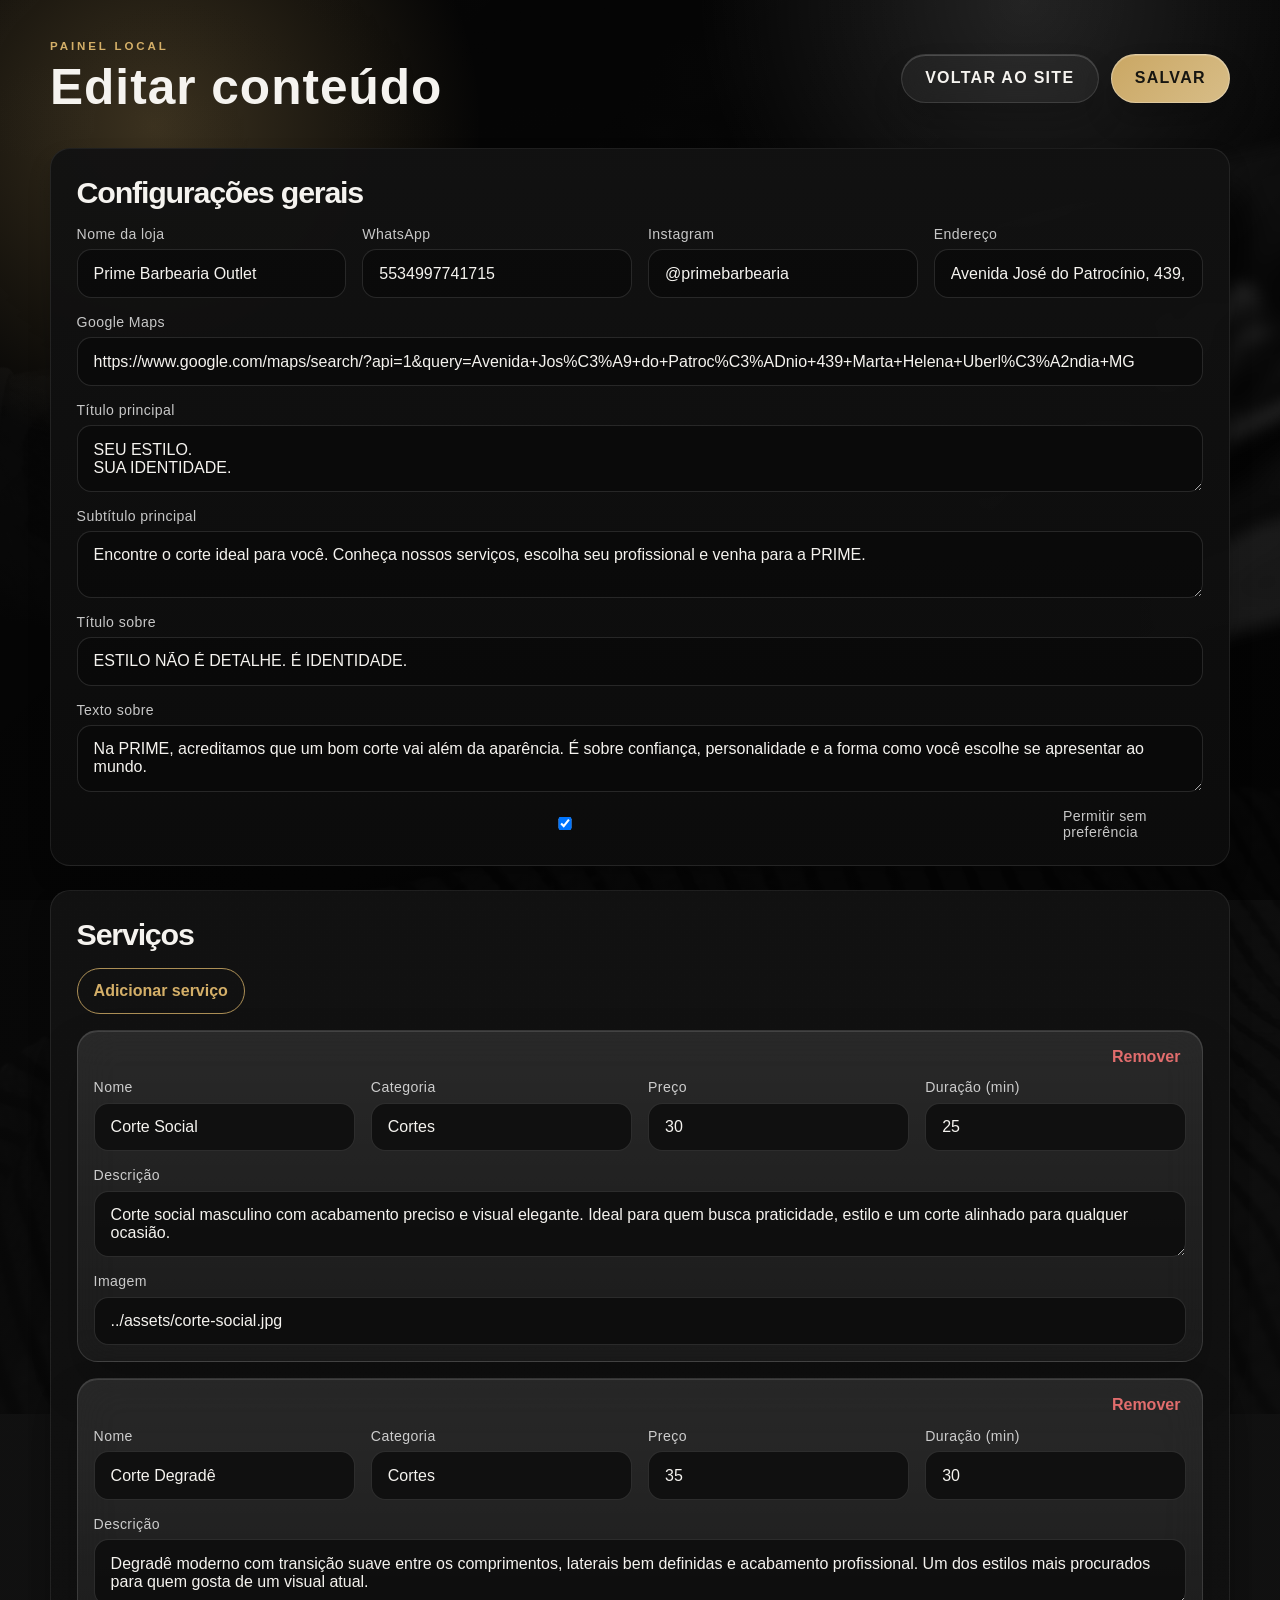
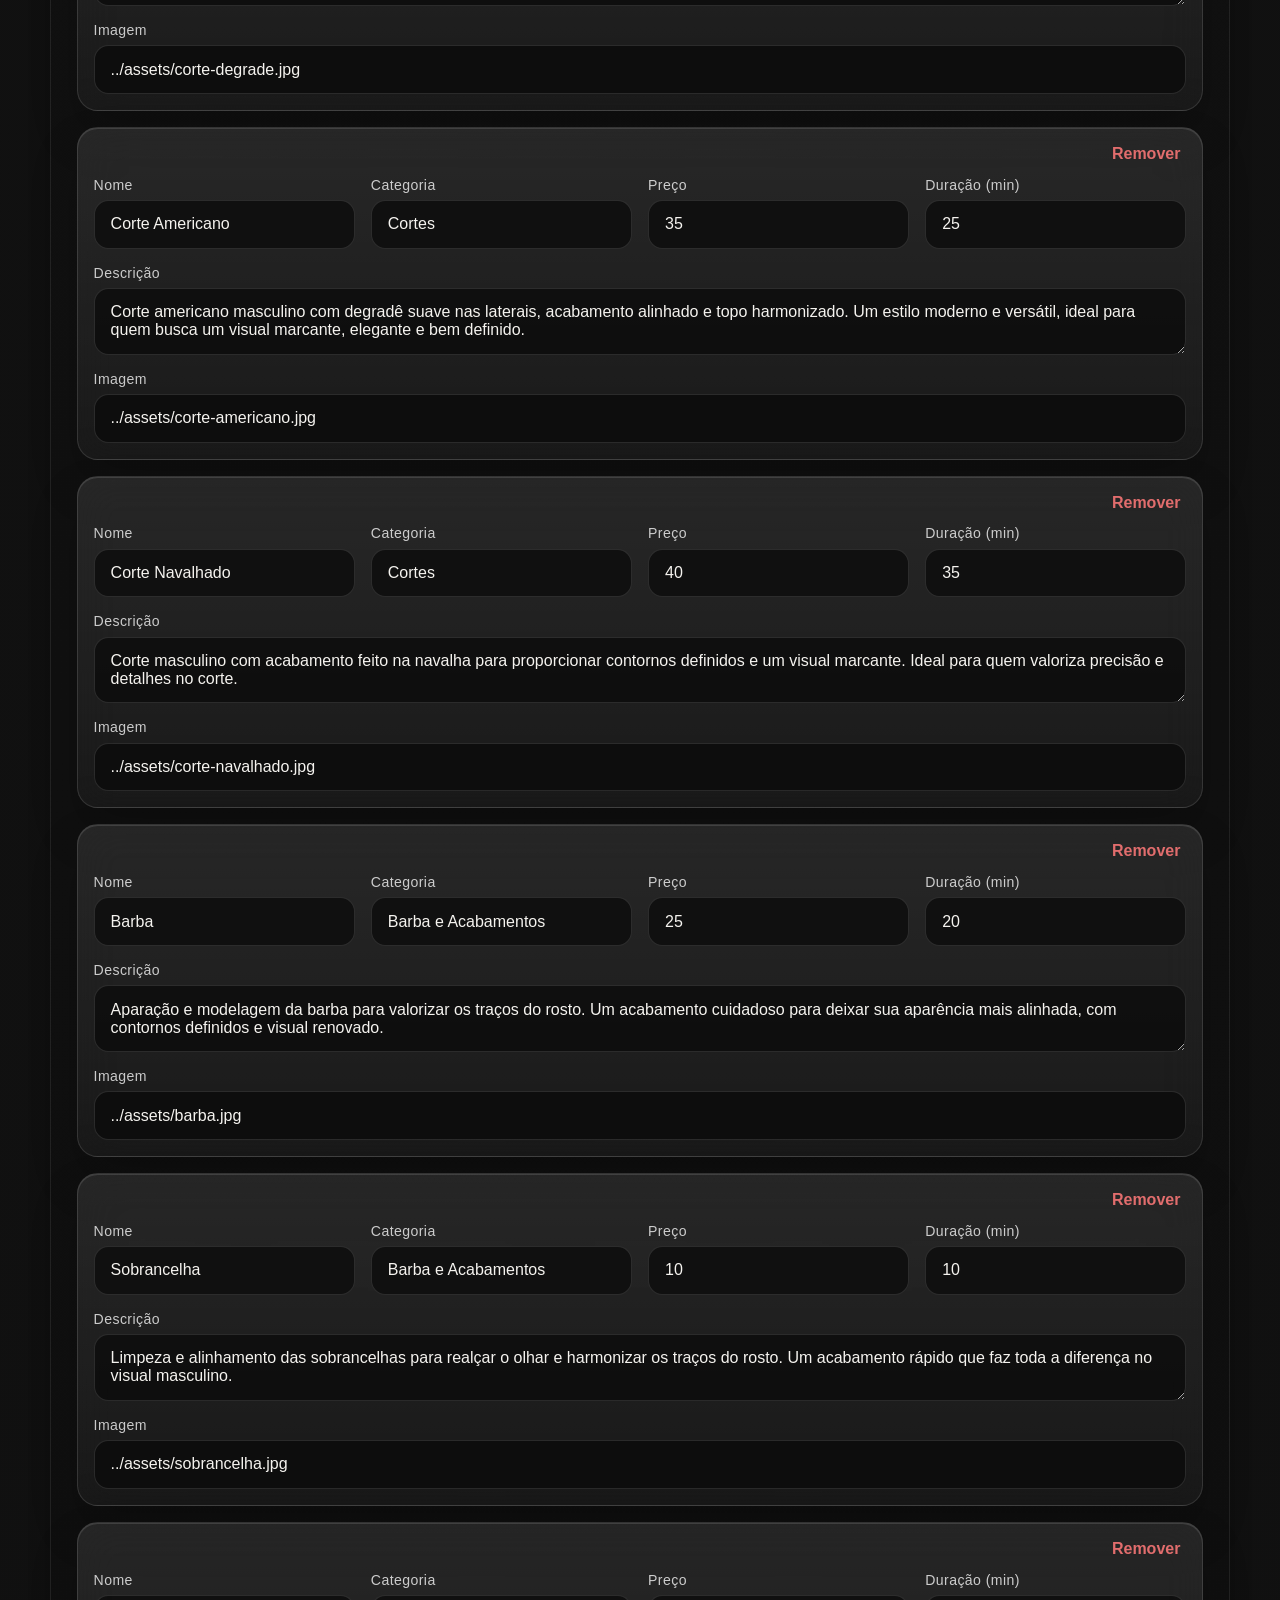
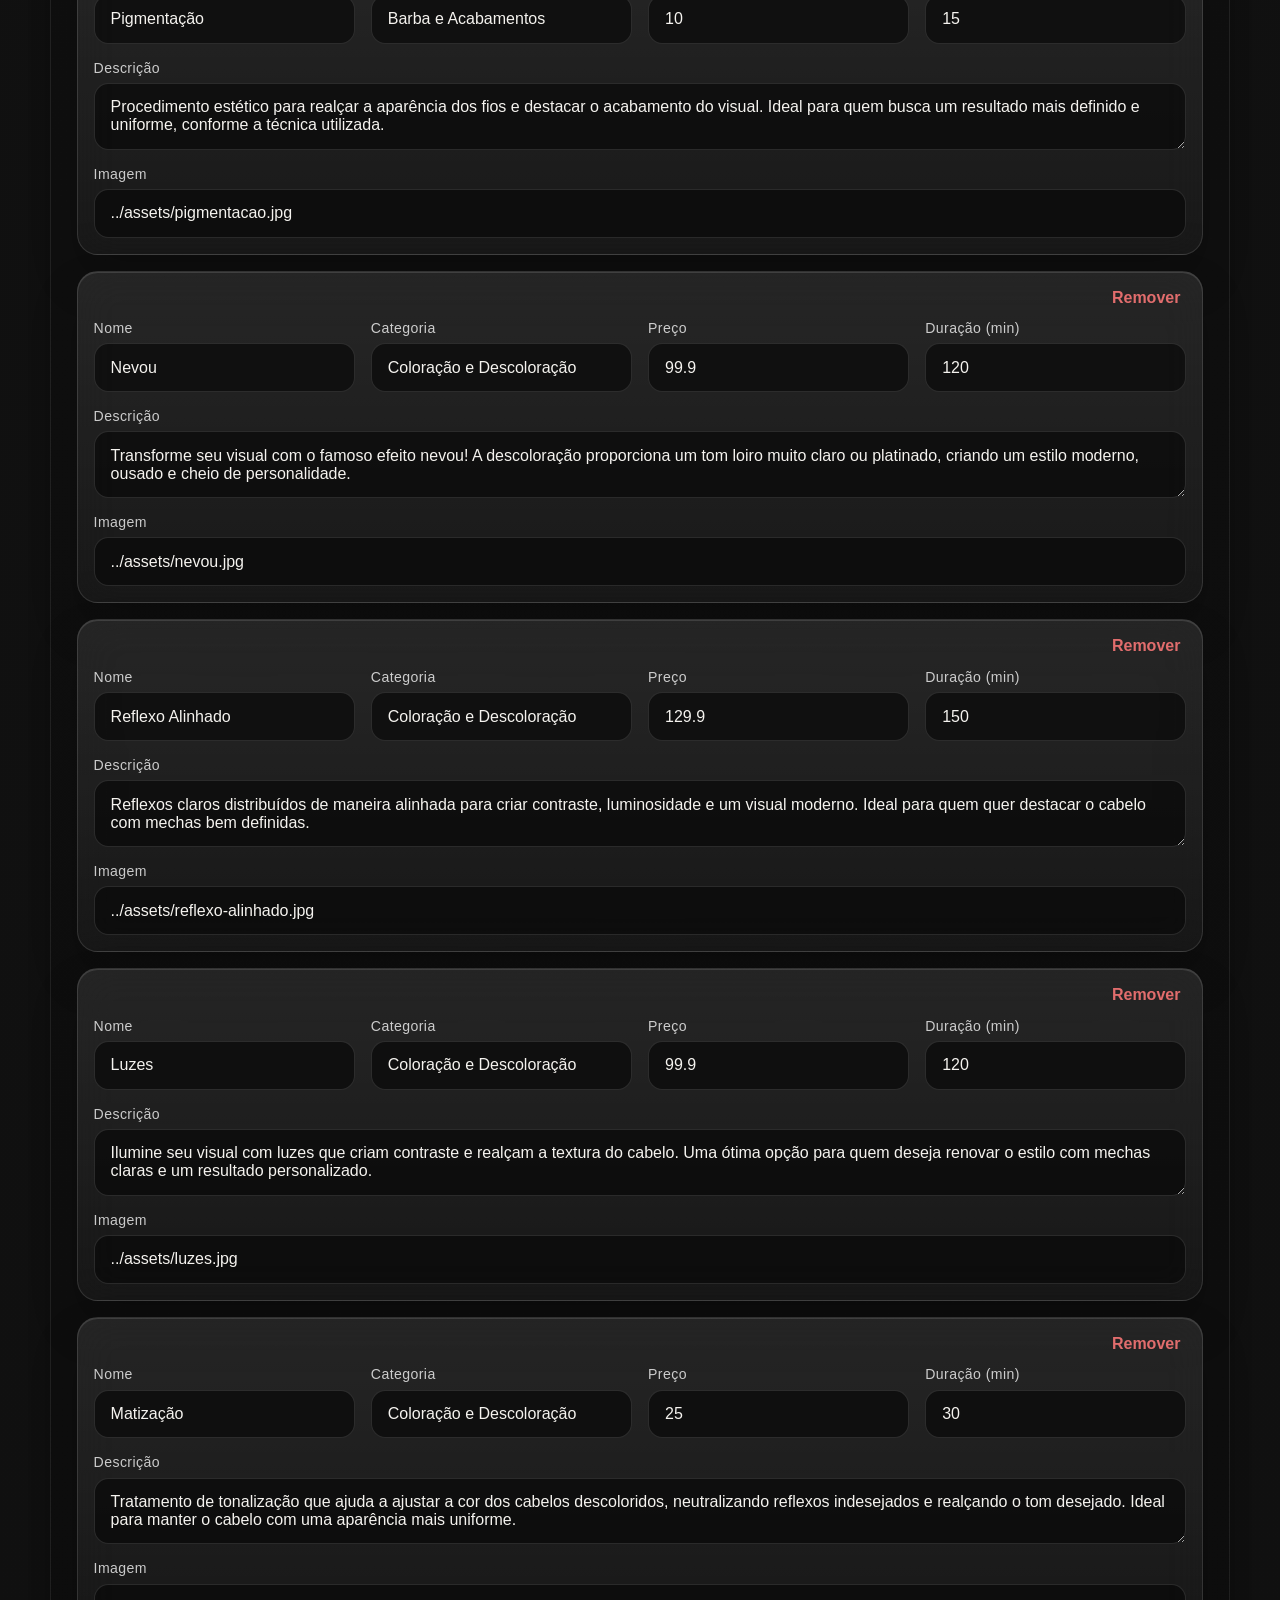
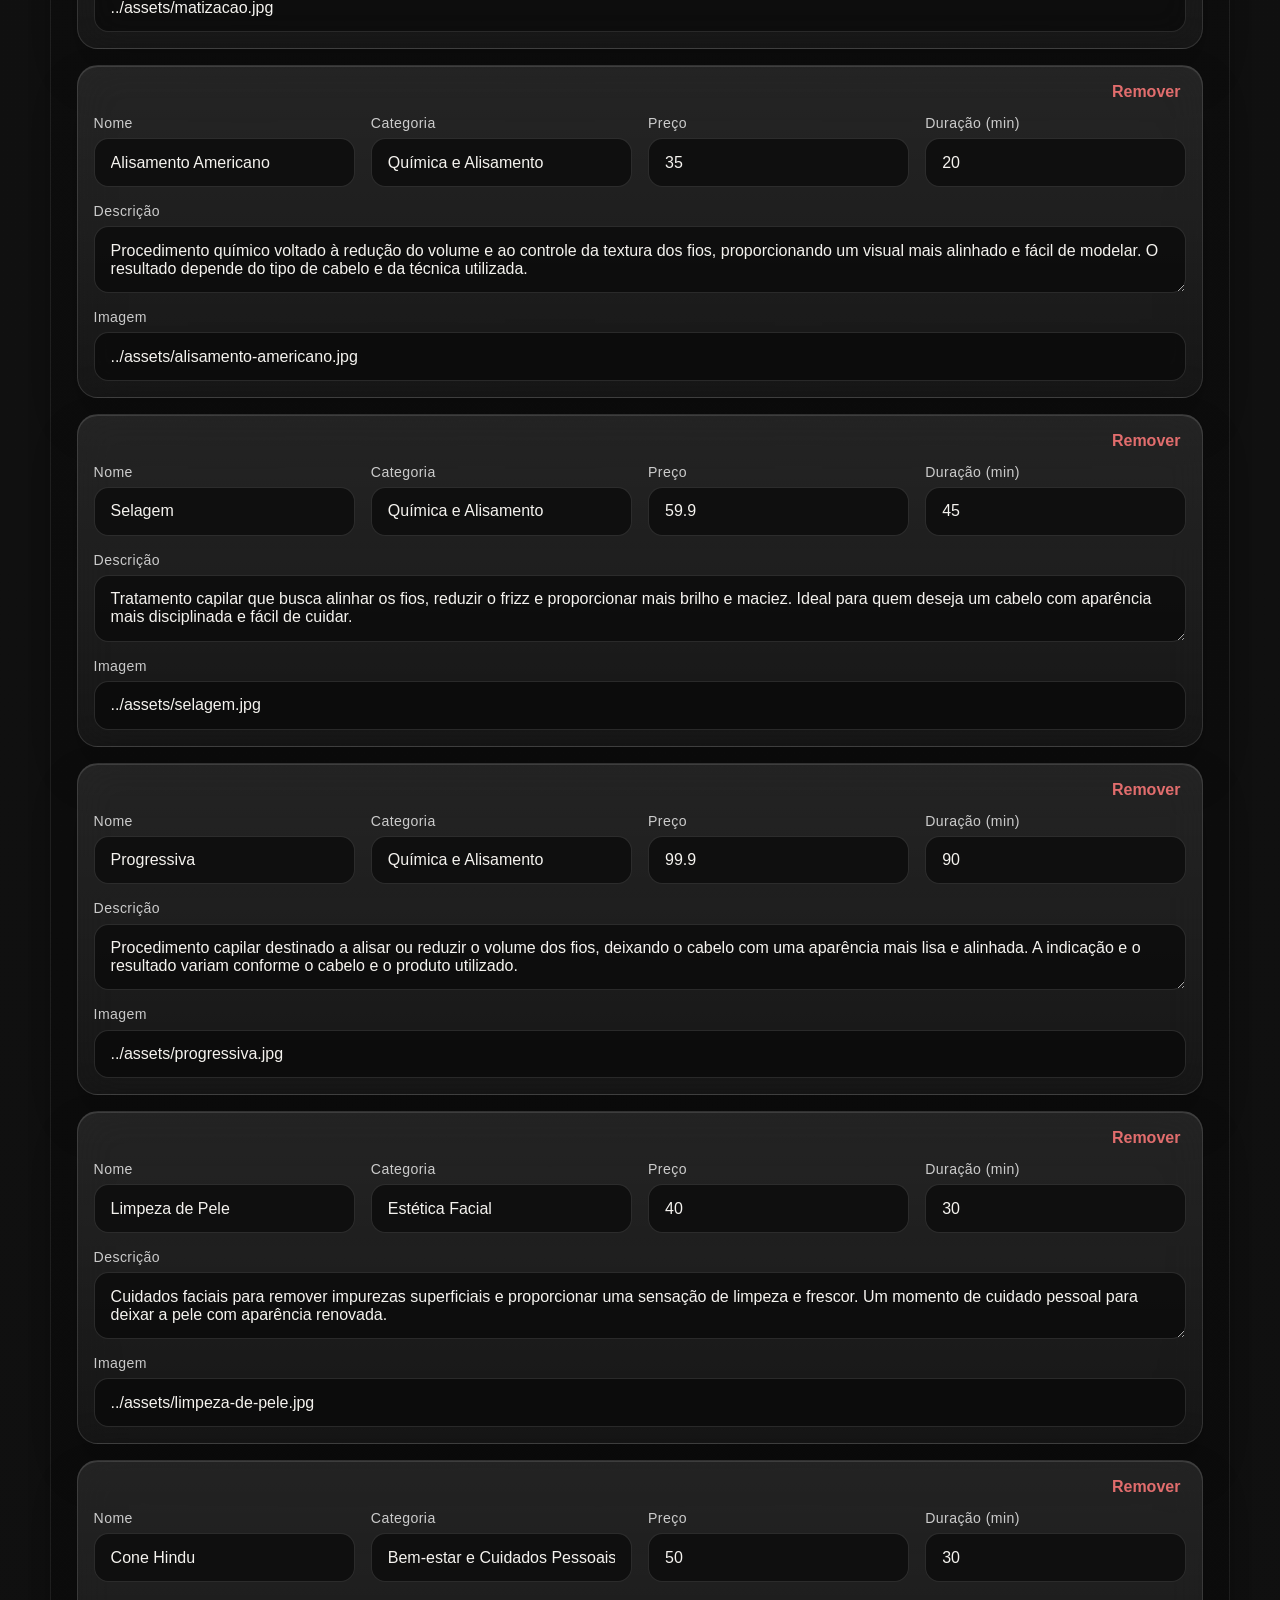
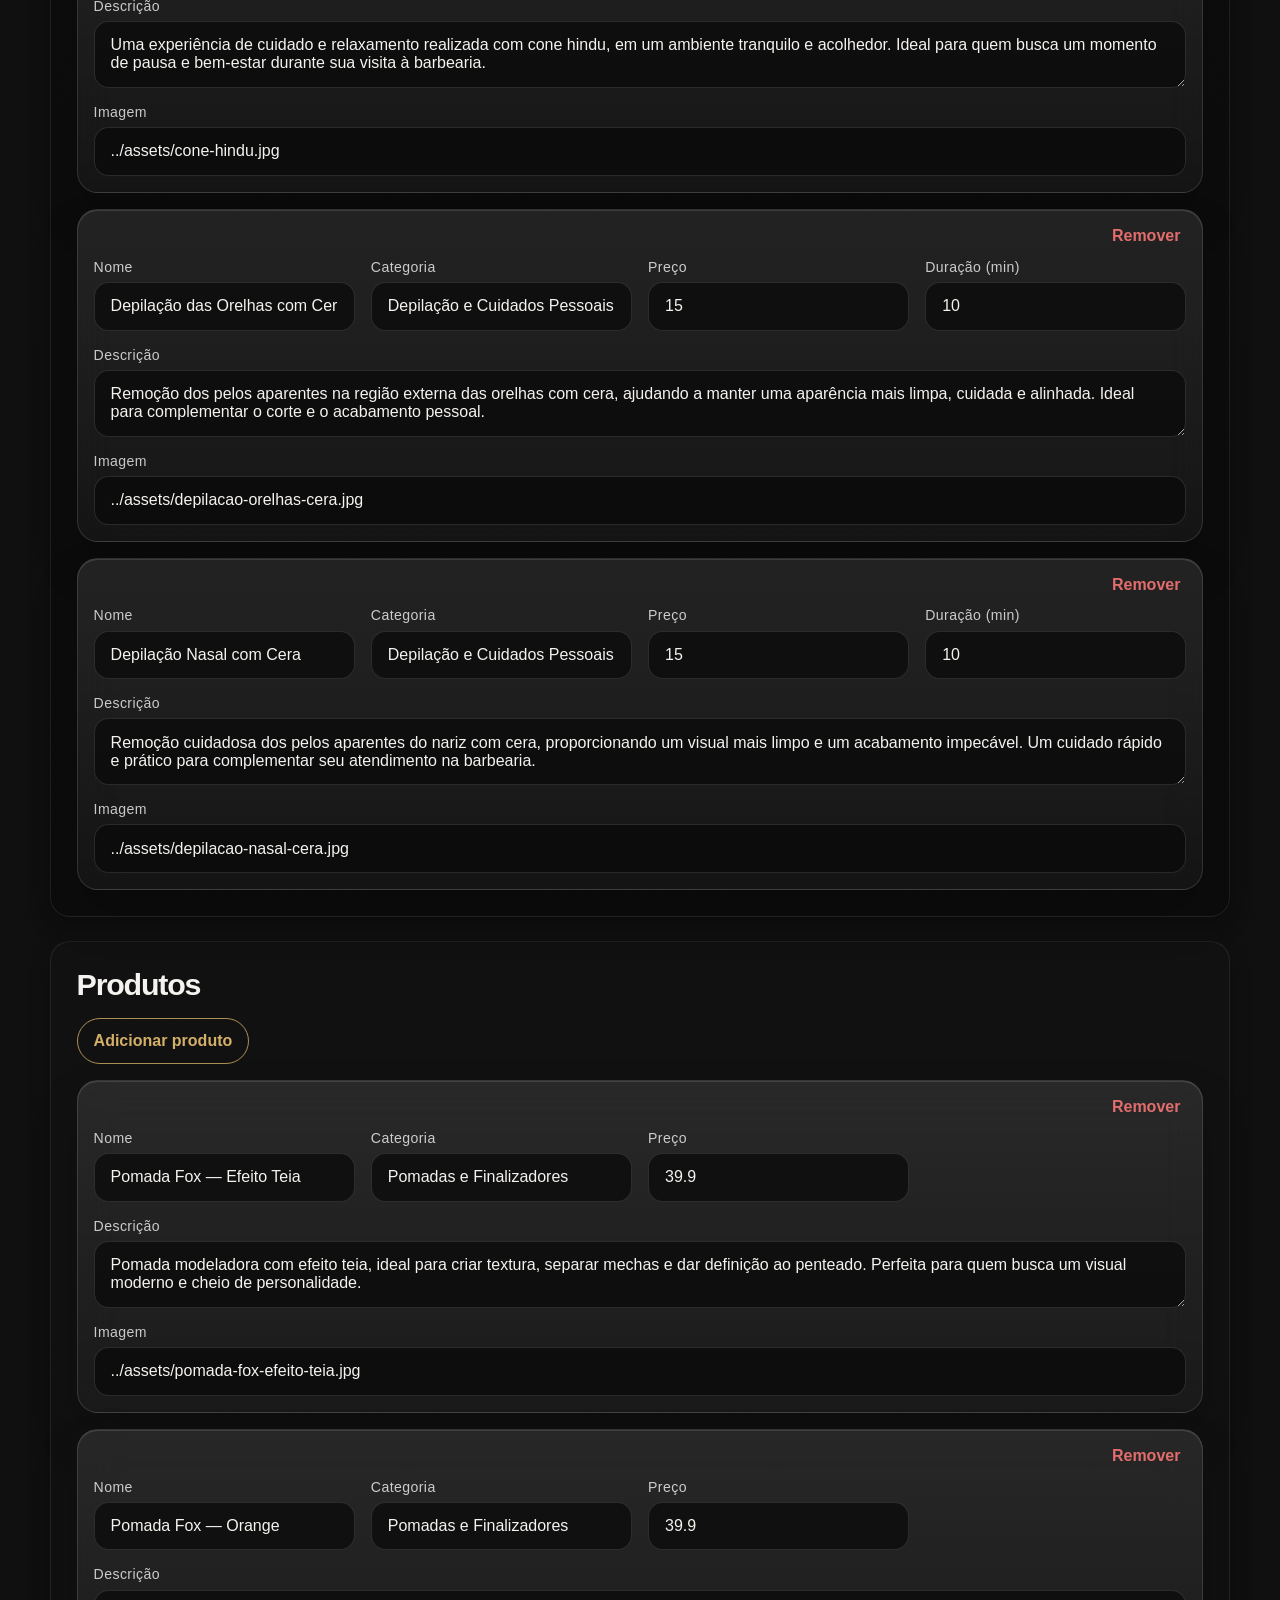
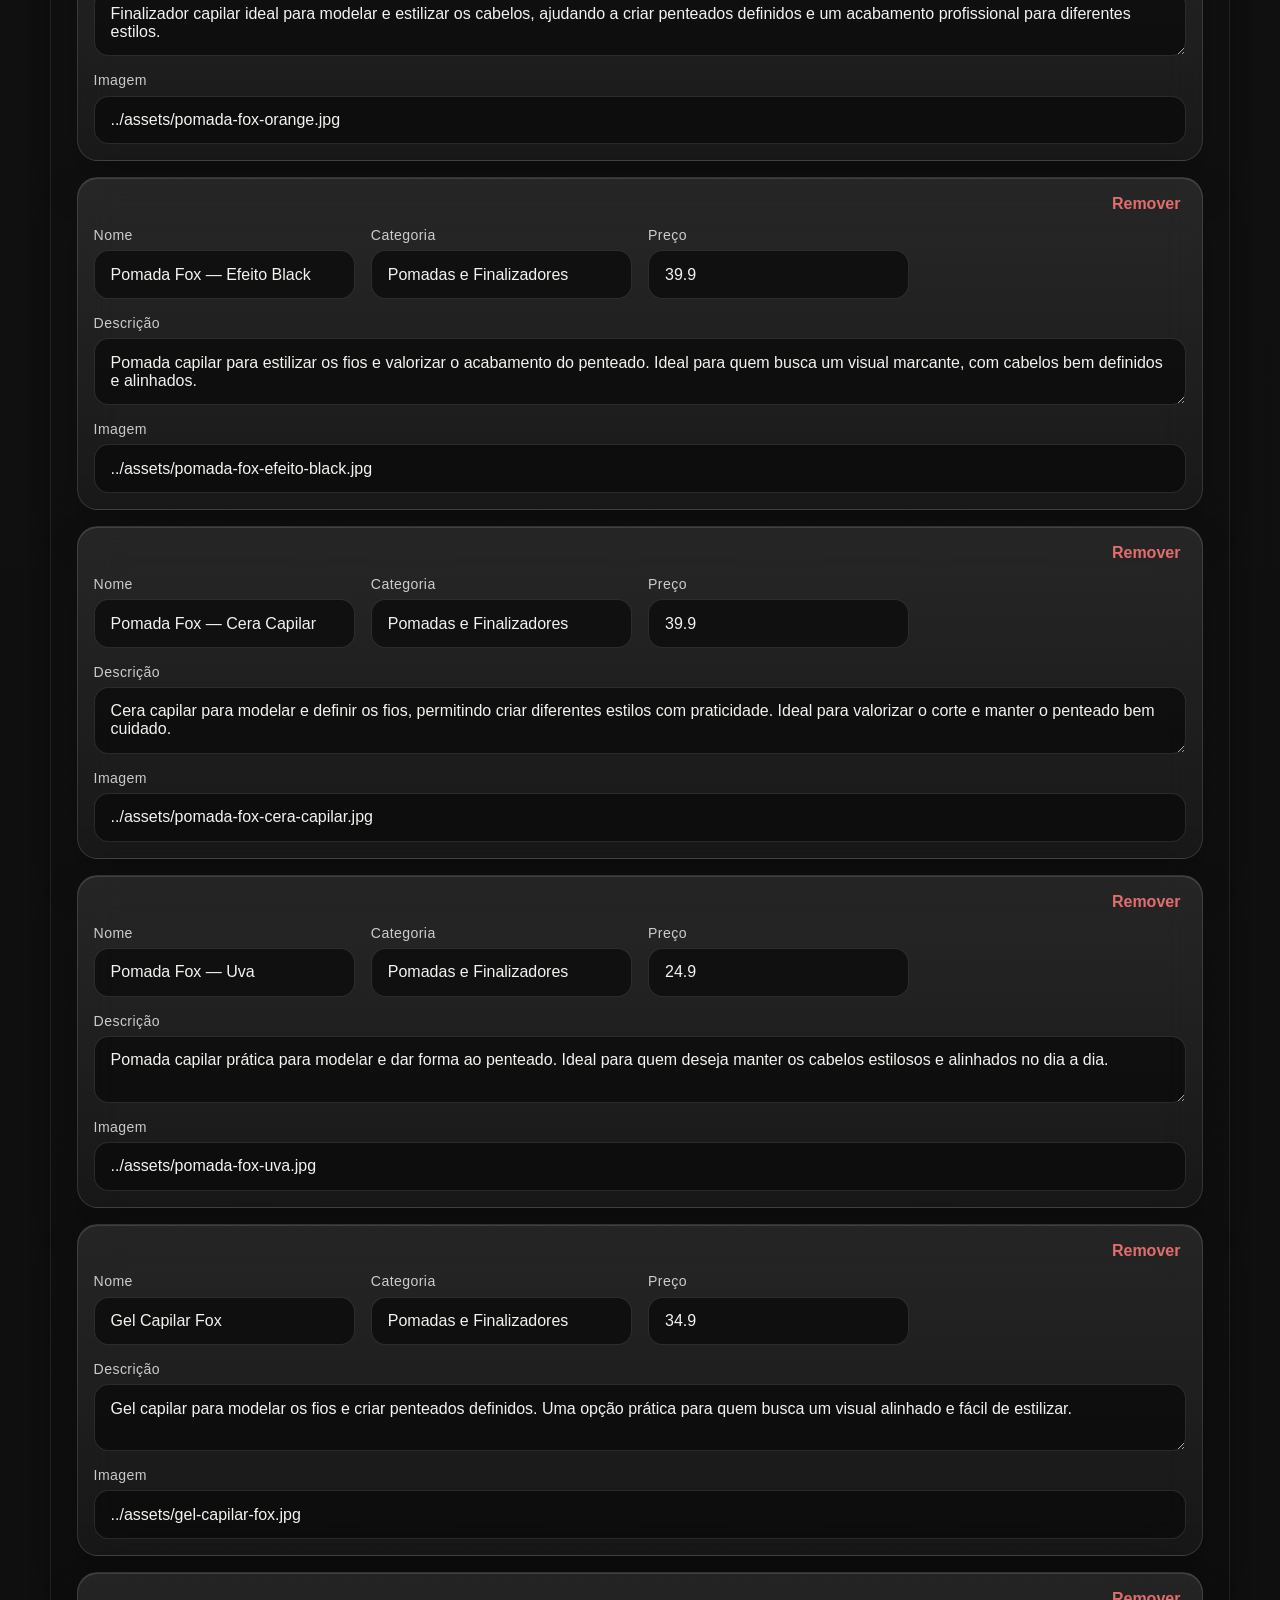
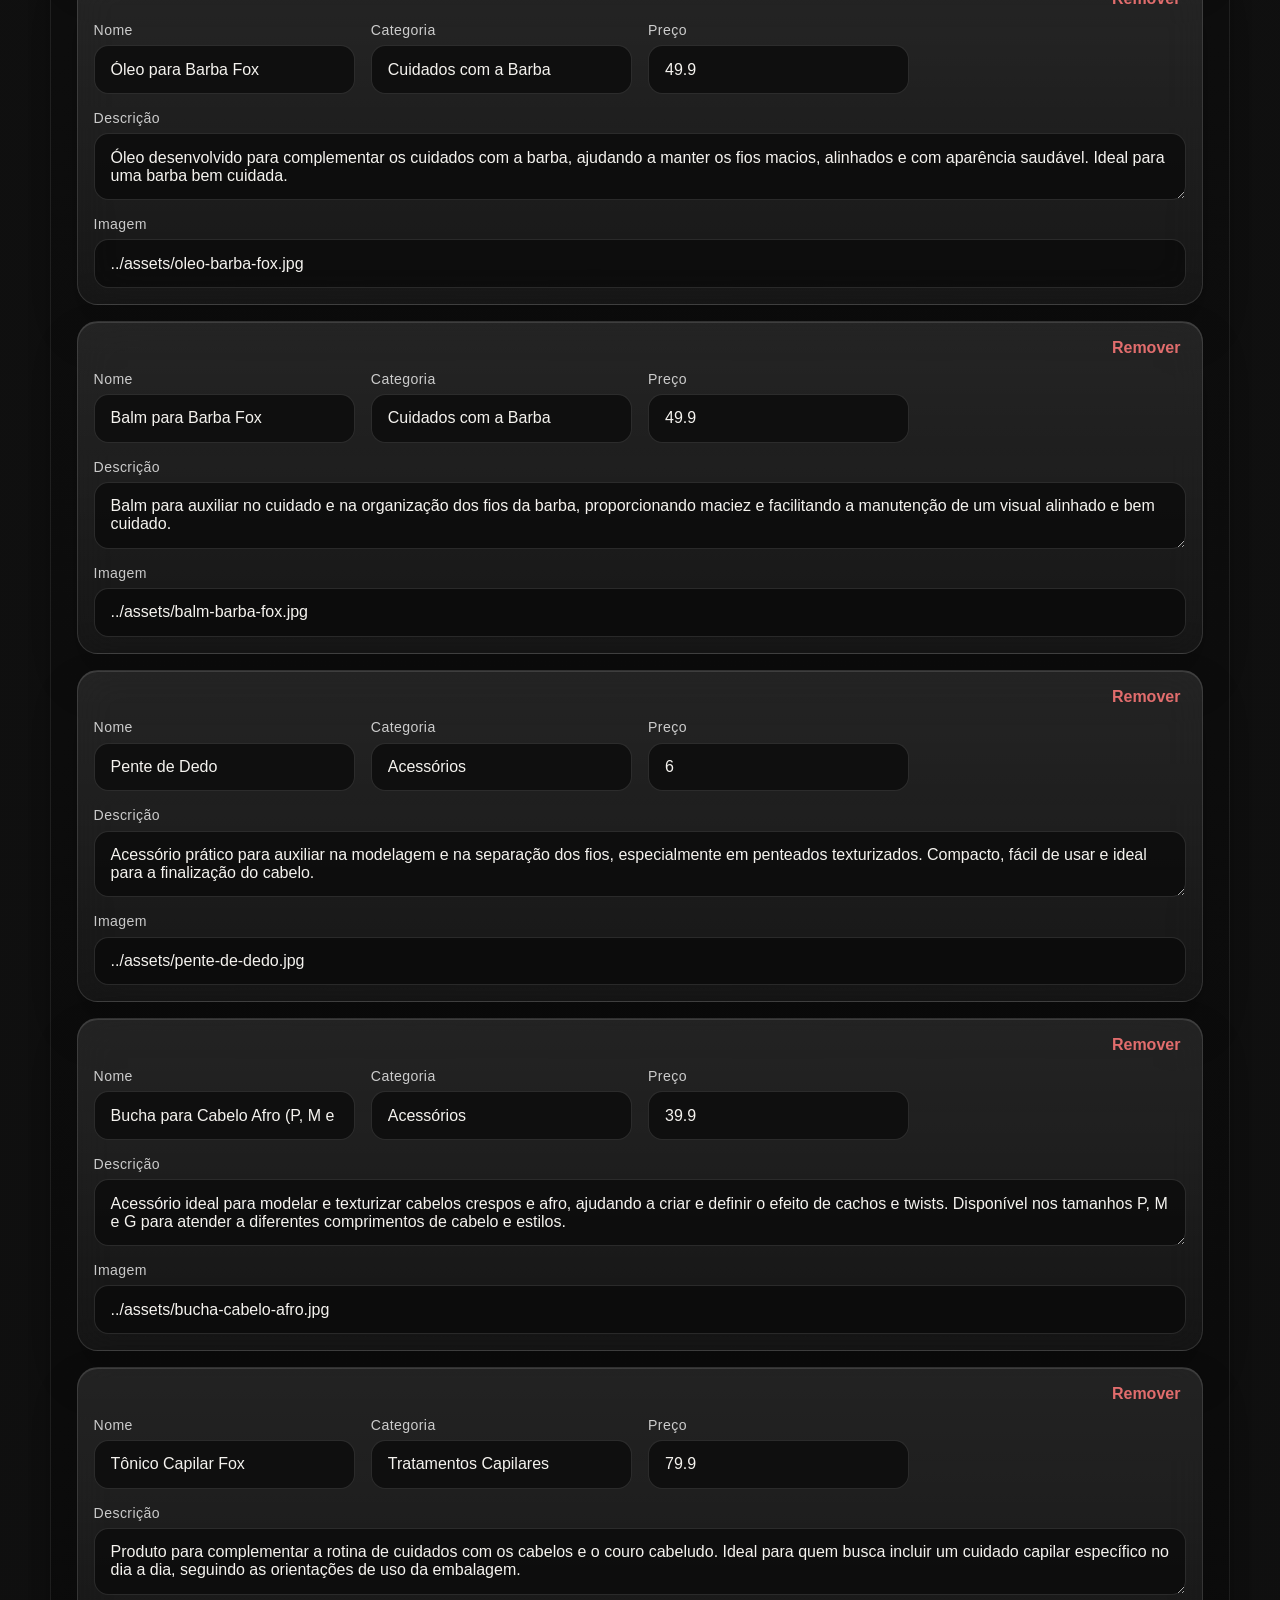
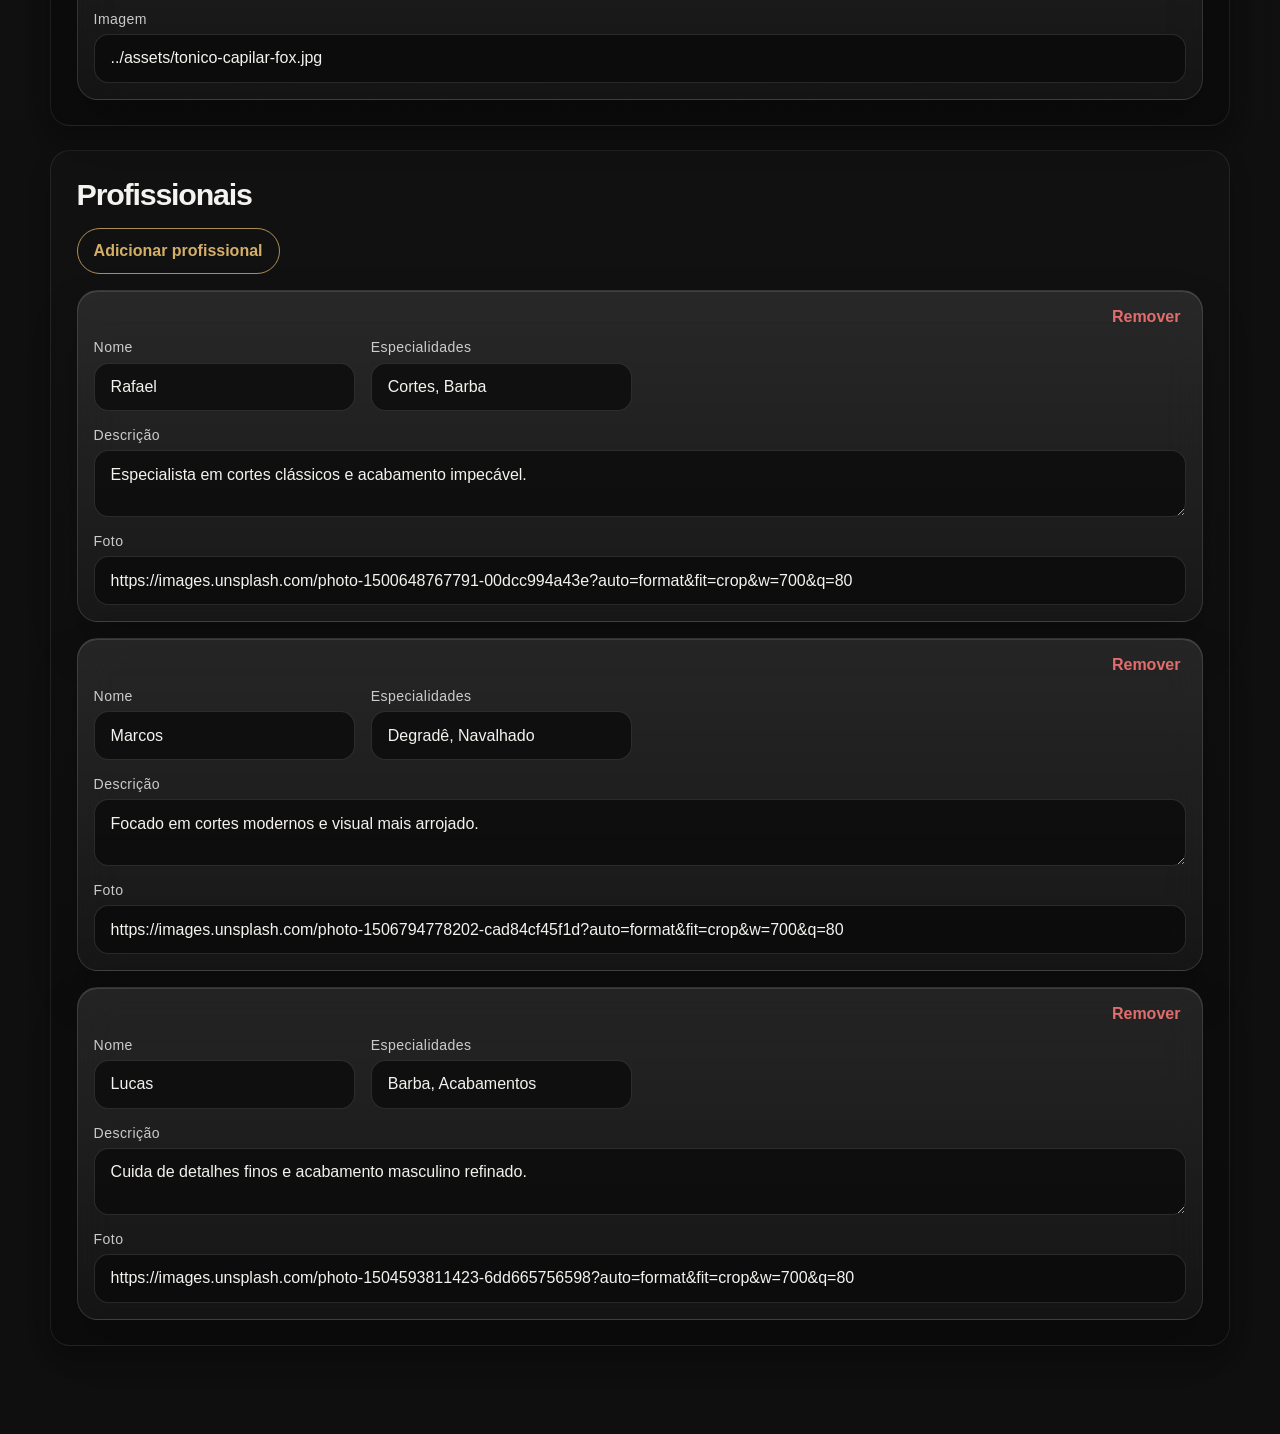
<file: prime/live-server-version/admin-editor.html>
<!DOCTYPE html>
<html lang="pt-BR">
  <head>
    <meta charset="UTF-8" />
    <meta name="viewport" content="width=device-width, initial-scale=1.0" />
    <title>Editar Conteúdo - Prime</title>
    <link rel="preconnect" href="https://fonts.googleapis.com" />
    <link rel="preconnect" href="https://fonts.gstatic.com" crossorigin />
    <link href="https://fonts.googleapis.com/css2?family=Cormorant+Garamond:wght@500;600;700&family=Manrope:wght@400;500;600;700;800&display=swap" rel="stylesheet" />
    <link rel="stylesheet" href="styles.css" />
    <script defer src="script.js"></script>
  </head>
  <body data-page="admin">
    <main class="admin-page container">
      <div class="admin-header">
        <div>
          <p class="eyebrow">Painel local</p>
          <h1>Editar conteúdo</h1>
        </div>
        <div class="admin-actions">
          <a href="index.html" class="btn btn-secondary">Voltar ao site</a>
          <button id="save-store" class="btn btn-primary" type="button">Salvar</button>
        </div>
      </div>

      <div id="admin-app"></div>
    </main>
  </body>
</html>
</file>
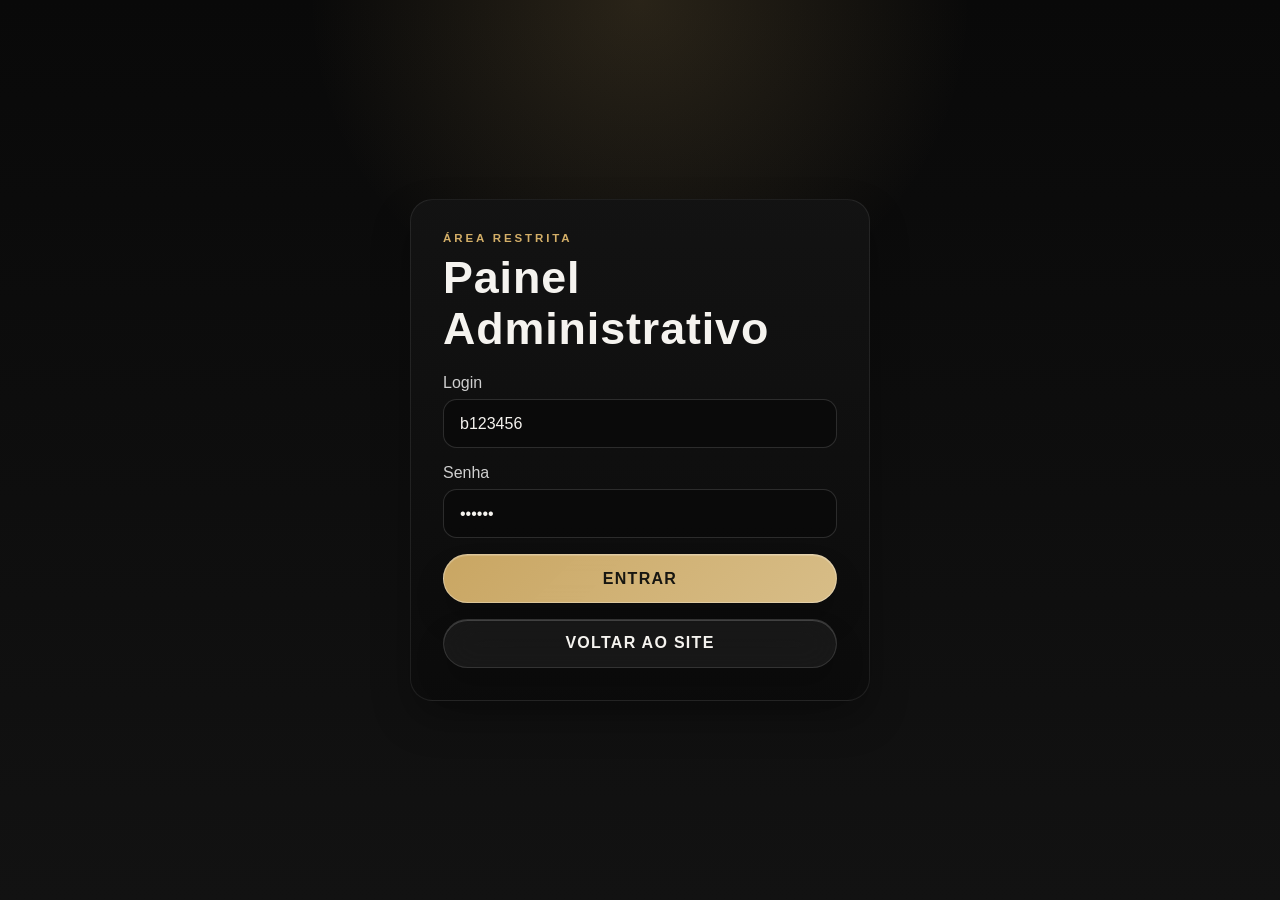
<file: prime/live-server-version/admin.html>
<!DOCTYPE html>
<html lang="pt-BR">
  <head>
    <meta charset="UTF-8" />
    <meta name="viewport" content="width=device-width, initial-scale=1.0" />
    <title>Login Admin - Prime</title>
    <link rel="preconnect" href="https://fonts.googleapis.com" />
    <link rel="preconnect" href="https://fonts.gstatic.com" crossorigin />
    <link href="https://fonts.googleapis.com/css2?family=Cormorant+Garamond:wght@500;600;700&family=Manrope:wght@400;500;600;700;800&display=swap" rel="stylesheet" />
    <link rel="stylesheet" href="styles.css" />
    <script defer src="script.js"></script>
  </head>
  <body data-page="admin-login">
    <main class="login-screen">
      <div class="login-card">
        <p class="eyebrow">Área restrita</p>
        <h1>Painel Administrativo</h1>

        <div class="login-form">
          <label>
            <span>Login</span>
            <input id="admin-login-input" type="text" placeholder="Digite o login" value="b123456" />
          </label>

          <label>
            <span>Senha</span>
            <input id="admin-password-input" type="password" placeholder="Digite a senha" value="654321" />
          </label>

          <button id="admin-login-button" class="btn btn-primary" type="button">Entrar</button>
          <a href="index.html" class="btn btn-secondary full-width">Voltar ao site</a>
        </div>
      </div>
    </main>
  </body>
</html>
</file>
<file: prime/live-server-version/styles.css>
:root {
  --bg: #090909;
  --bg-elevated: #121212;
  --panel: #171717;
  --panel-soft: #1f1f1f;
  --white: #f5f3ef;
  --off-white: #e8e1d7;
  --gray-light: #cfc9c2;
  --gray-mid: #8b8a88;
  --gray-dark: #272727;
  --gold: #d4af68;
  --gold-soft: rgba(212, 175, 104, 0.12);
  --gold-deep: #b98b2a;
  --line: rgba(255,255,255,0.1);
  --shadow: rgba(0,0,0,0.35);
  --danger: #e16d6d;
  --glass: rgba(255, 255, 255, 0.06);
  --glass-strong: rgba(255, 255, 255, 0.1);
}

* {
  box-sizing: border-box;
}

html {
  scroll-behavior: smooth;
}

body {
  margin: 0;
  font-family: 'Plus Jakarta Sans', 'Segoe UI', sans-serif;
  background:
    linear-gradient(180deg, rgba(7,7,7,0.96), rgba(15,15,15,1)),
    url('../assets/barbershop-hero.jpg') center/cover no-repeat fixed;
  color: var(--white);
  position: relative;
  overflow-x: hidden;
}

body::before {
  content: '';
  position: fixed;
  inset: 0;
  background:
    radial-gradient(circle at 12% 14%, rgba(212,175,104,0.26), transparent 24%),
    radial-gradient(circle at 80% 0%, rgba(255,255,255,0.12), transparent 24%),
    linear-gradient(135deg, rgba(0,0,0,0.18), rgba(0,0,0,0.5));
  pointer-events: none;
  z-index: 0;
}

body::after {
  content: '';
  position: fixed;
  right: -130px;
  top: 180px;
  width: 460px;
  height: 460px;
  background:
    url('../assets/barbershop-hero.jpg') center/cover no-repeat;
  opacity: 0.18;
  filter: blur(8px) saturate(0.85);
  transform: rotate(-15deg);
  pointer-events: none;
  z-index: 0;
}

main,
header,
footer {
  position: relative;
  z-index: 1;
}

a {
  color: inherit;
  text-decoration: none;
}

img {
  max-width: 100%;
  display: block;
}

button,
input,
textarea {
  font: inherit;
}

h1,
h2,
h3,
.brand-name,
.brand-subtitle {
  font-family: 'Barlow Condensed', 'Arial Narrow', sans-serif;
  letter-spacing: 0.02em;
}

.container {
  width: min(1180px, calc(100% - 2rem));
  margin: 0 auto;
}

.topbar {
  position: sticky;
  top: 0;
  z-index: 30;
  display: flex;
  align-items: center;
  justify-content: space-between;
  gap: 1rem;
  padding: 1rem 1.5rem;
  background: rgba(9, 9, 9, 0.8);
  backdrop-filter: blur(18px);
  border-bottom: 1px solid rgba(255,255,255,0.06);
  box-shadow: 0 8px 24px rgba(0,0,0,0.18);
}

.brand {
  display: inline-flex;
  align-items: center;
  justify-content: center;
  line-height: 0.9;
  min-height: 54px;
}

.brand-logo {
  display: block;
  max-height: 140px;
  width: auto;
  filter: drop-shadow(0 8px 18px rgba(212,175,104,0.18));
}

.nav {
  display: flex;
  align-items: center;
  gap: 1.5rem;
  font-size: 0.82rem;
  text-transform: uppercase;
  letter-spacing: 0.12em;
  color: rgba(255,255,255,0.82);
}

.nav a {
  position: relative;
  transition: color 0.2s ease;
}

.nav a::after {
  content: '';
  position: absolute;
  left: 0;
  bottom: -0.35rem;
  width: 100%;
  height: 1px;
  background: var(--gold);
  transform: scaleX(0);
  transform-origin: left;
  transition: transform 0.25s ease;
}

.nav a:hover {
  color: var(--gold);
}

.nav a:hover::after {
  transform: scaleX(1);
}

.header-actions {
  display: flex;
  align-items: center;
  gap: 0.8rem;
}

.btn {
  display: inline-flex;
  justify-content: center;
  align-items: center;
  border: 1px solid rgba(255,255,255,0.18);
  border-radius: 999px;
  padding: 0.9rem 1.45rem;
  font-weight: 700;
  letter-spacing: 0.08em;
  text-transform: uppercase;
  cursor: pointer;
  background: rgba(255,255,255,0.06);
  backdrop-filter: blur(18px);
  -webkit-backdrop-filter: blur(18px);
  box-shadow: inset 0 1px 0 rgba(255,255,255,0.18), 0 18px 30px rgba(0,0,0,0.18);
  transition: transform 0.25s ease, border-color 0.25s ease, box-shadow 0.25s ease, background 0.25s ease;
}

.btn:hover {
  transform: translateY(-2px);
  box-shadow: inset 0 1px 0 rgba(255,255,255,0.2), 0 22px 36px rgba(0,0,0,0.2);
}

.btn-primary {
  background: linear-gradient(135deg, rgba(212,175,104,0.95), rgba(244,214,153,0.88));
  color: #171611;
  border-color: rgba(255,255,255,0.32);
}

.btn-secondary {
  background: rgba(255,255,255,0.05);
  color: var(--white);
  border-color: rgba(255,255,255,0.12);
}

.full-width { width: 100%; }

.hero {
  position: relative;
  display: grid;
  min-height: 80vh;
  align-items: end;
  background:
    linear-gradient(90deg, rgba(9,9,9,0.86) 0%, rgba(9,9,9,0.45) 40%, rgba(9,9,9,0.72) 100%),
    url('../assets/barbershop-hero.jpg') center/cover no-repeat;
  background-size: cover;
  background-position: center;
  box-shadow: inset 0 -80px 100px rgba(0,0,0,0.5);
}

.hero-overlay {
  position: absolute;
  inset: 0;
  background:
    linear-gradient(180deg, rgba(9,9,9,0.08), rgba(9,9,9,0.82));
}

.hero-content {
  position: relative;
  z-index: 1;
  padding: 5rem 0 5.5rem;
}

.hero h1 {
  max-width: 780px;
  margin: 0;
  font-family: 'Barlow Condensed', 'Arial Narrow', sans-serif;
  font-size: clamp(3.5rem, 8vw, 7.2rem);
  line-height: 0.82;
  letter-spacing: -0.05em;
  text-transform: uppercase;
  white-space: pre-line;
  color: var(--white);
  font-weight: 700;
}

.hero p {
  max-width: 600px;
  margin-top: 1.2rem;
  color: rgba(245,243,239,0.82);
  font-size: 1.08rem;
  line-height: 1.8;
}

.hero-visual {
  position: absolute;
  right: clamp(1rem, 5vw, 8rem);
  bottom: 3rem;
  width: min(36vw, 420px);
  height: min(36vw, 420px);
  pointer-events: none;
}

.float-tool {
  position: absolute;
  width: 48%;
  height: auto;
  object-fit: contain;
  filter: drop-shadow(0 24px 36px rgba(0,0,0,0.34));
  opacity: 0.95;
  user-select: none;
  pointer-events: none;
}

.float-tool.razor {
  right: 0;
  bottom: 2.5rem;
  transform: rotate(18deg);
}

.float-tool.scissors {
  left: 0.5rem;
  bottom: 0;
  transform: rotate(-22deg);
  width: 42%;
}

.hero-buttons {
  display: flex;
  flex-wrap: wrap;
  gap: 0.9rem;
  margin-top: 2rem;
}

.services,
.products,
.pros,
.about,
.footer {
  padding: 5.5rem 0;
}

h2 {
  margin: 0 0 1.35rem;
  font-size: clamp(2.3rem, 4vw, 3.5rem);
  letter-spacing: -0.04em;
  font-weight: 700;
}

.category-tabs {
  display: flex;
  gap: 0.75rem;
  overflow-x: auto;
  padding-bottom: 0.5rem;
  margin: 1.8rem 0 2rem;
}

.category-tab {
  border: 1px solid rgba(255,255,255,0.12);
  background: transparent;
  color: rgba(255,255,255,0.74);
  border-radius: 999px;
  padding: 0.8rem 1.2rem;
  white-space: nowrap;
  cursor: pointer;
  transition: all 0.2s ease;
  text-transform: uppercase;
  letter-spacing: 0.08em;
  font-size: 0.72rem;
}

.category-tab.active {
  background: rgba(212,175,104,0.12);
  color: var(--white);
  border-color: rgba(212,175,104,0.7);
  box-shadow: inset 0 0 0 1px rgba(212,175,104,0.6);
}

.services-grid,
.products-grid,
.pros-grid {
  display: grid;
  grid-template-columns: repeat(auto-fit, minmax(260px, 1fr));
  gap: 1.5rem;
}

.service-card,
.product-card,
.pro-card,
.admin-card {
  background: linear-gradient(180deg, rgba(255,255,255,0.10), rgba(255,255,255,0.04));
  border: 1px solid rgba(255,255,255,0.12);
  border-radius: 1.3rem;
  overflow: hidden;
  backdrop-filter: blur(20px);
  -webkit-backdrop-filter: blur(20px);
  box-shadow: inset 0 1px 0 rgba(255,255,255,0.12), 0 24px 48px rgba(0,0,0,0.18);
}

.service-photo,
.product-photo {
  display: grid;
  place-items: center;
  aspect-ratio: 4 / 3;
  background: linear-gradient(135deg, rgba(212,175,104,0.12), rgba(255,255,255,0.06));
  color: rgba(255,255,255,0.42);
  font-size: 0.72rem;
  letter-spacing: 0.12em;
  text-transform: uppercase;
}

.service-photo img,
.product-photo img,
.pro-avatar img {
  transition: transform 0.35s ease;
}

.service-card:hover .service-photo img,
.product-card:hover .product-photo img,
.pro-card:hover .pro-avatar img {
  transform: scale(1.04);
}

.service-photo img,
.pro-avatar img {
  width: 100%;
  height: 100%;
  object-fit: cover;
}

.service-body,
.product-body,
.pro-body {
  padding: 1.35rem 1.3rem 1.5rem;
}

.service-header,
.product-header,
.pro-header {
  display: flex;
  justify-content: space-between;
  align-items: baseline;
  gap: 0.8rem;
}

.service-card h3,
.pro-card h3 {
  margin: 0;
  font-size: 1.38rem;
  font-family: 'Cormorant Garamond', Georgia, serif;
}

.service-price,
.product-price {
  color: var(--gold);
  font-weight: 800;
  font-size: 1.2rem;
}

.service-duration,
.product-tag,
.pro-specialties {
  color: rgba(255,255,255,0.5);
  margin-top: 0.35rem;
  font-size: 0.8rem;
  letter-spacing: 0.06em;
  text-transform: uppercase;
}

.service-description,
.product-body p,
.pro-description {
  color: rgba(255,255,255,0.75);
  line-height: 1.8;
  margin-top: 0.9rem;
}

.service-card button,
.product-card button,
.pro-option button {
  width: 100%;
  margin-top: 1rem;
  border-radius: 999px;
  background: transparent;
  color: var(--gold);
  border: 1px solid rgba(212,175,104,0.8);
  padding: 0.82rem 1rem;
  font-weight: 700;
  cursor: pointer;
  transition: all 0.2s ease;
}

.service-card button:hover,
.product-card button:hover,
.pro-option button:hover {
  background: rgba(212,175,104,0.08);
}

.experience {
  padding: 5.5rem 0 2rem;
}

.experience-grid {
  display: grid;
  grid-template-columns: 1.1fr 1fr;
  align-items: center;
  gap: 2rem;
}

.section-heading {
  display: flex;
  align-items: end;
  justify-content: space-between;
  gap: 1rem;
  margin-bottom: 1rem;
}

.gold {
  color: var(--gold) !important;
}

.eyebrow {
  margin: 0;
  color: var(--gold);
  letter-spacing: 0.25em;
  text-transform: uppercase;
  font-size: 0.72rem;
  font-weight: 700;
}

.experience-copy h2,
.section-heading h2 {
  margin-top: 0.5rem;
}

.experience-copy p {
  color: rgba(255,255,255,0.72);
  line-height: 1.8;
}

.stats-row {
  display: grid;
  grid-template-columns: repeat(3, minmax(120px, 1fr));
  gap: 1rem;
  margin-top: 2rem;
}

.stats-row div {
  background: rgba(255,255,255,0.02);
  border: 1px solid rgba(255,255,255,0.08);
  border-radius: 1rem;
  padding: 1.1rem 0.9rem;
  text-align: center;
}

.stats-row strong {
  display: block;
  color: var(--gold);
  font-size: 1.6rem;
  font-family: 'Cormorant Garamond', Georgia, serif;
}

.stats-row span {
  display: block;
  color: rgba(255,255,255,0.7);
  font-size: 0.8rem;
  margin-top: 0.2rem;
}

.experience-visual {
  display: grid;
  grid-template-columns: 1.1fr 0.9fr;
  gap: 1rem;
  align-items: end;
}

.visual-card {
  overflow: hidden;
  border-radius: 1.6rem;
  border: 1px solid rgba(255,255,255,0.12);
  background: rgba(255,255,255,0.04);
  backdrop-filter: blur(18px);
  -webkit-backdrop-filter: blur(18px);
  box-shadow: inset 0 1px 0 rgba(255,255,255,0.1), 0 25px 50px rgba(0,0,0,0.28);
}

.visual-card img {
  display: block;
  width: 100%;
  height: 100%;
  object-fit: cover;
}

.visual-card.tall {
  height: 500px;
}

.visual-card.small {
  height: 360px;
}

.gallery-strip {
  padding: 1rem 0 3rem;
}

.gallery-grid {
  display: grid;
  grid-template-columns: 1fr 1.5fr 1fr;
  gap: 1rem;
}

.gallery-card {
  border-radius: 1.5rem;
  overflow: hidden;
  border: 1px solid rgba(255,255,255,0.10);
  min-height: 260px;
  background: rgba(255,255,255,0.04);
  backdrop-filter: blur(12px);
  box-shadow: inset 0 1px 0 rgba(255,255,255,0.1), 0 18px 35px rgba(0,0,0,0.16);
}

.gallery-card img {
  width: 100%;
  height: 100%;
  object-fit: cover;
  display: block;
}

.gallery-card.wide {
  min-height: 300px;
}

.about {
  background: linear-gradient(180deg, #f5f3ef 0%, #ece7df 100%);
  color: var(--bg);
}

.about .narrow {
  max-width: 900px;
}

.about h2 {
  color: #111;
}

.about p {
  color: rgba(17,17,17,0.75);
  font-size: 1.08rem;
  line-height: 1.9;
}

.footer {
  color: rgba(255,255,255,0.9);
  line-height: 1.8;
  border-top: 1px solid rgba(255,255,255,0.06);
  padding-top: 1.5rem;
}

.contact-shell {
  display: grid;
  grid-template-columns: 1.2fr 0.8fr;
  gap: 2rem;
  align-items: center;
  padding: 2rem 0 1rem;
}

.contact-copy {
  background: linear-gradient(180deg, rgba(255,255,255,0.04), rgba(255,255,255,0.02));
  border: 1px solid rgba(255,255,255,0.08);
  border-radius: 1.8rem;
  padding: 2rem;
  backdrop-filter: blur(18px);
  -webkit-backdrop-filter: blur(18px);
}

.contact-copy p,
.contact-copy div {
  color: rgba(255,255,255,0.8);
}

.contact-actions {
  display: flex;
  flex-wrap: wrap;
  gap: 0.75rem;
  margin-top: 1.3rem;
}

.contact-visual {
  position: relative;
  min-height: 260px;
  border-radius: 2rem;
  background:
    linear-gradient(180deg, rgba(9,9,9,0.16), rgba(9,9,9,0.72)),
    url('../assets/barbershop-hero.jpg') center/cover no-repeat;
  border: 1px solid rgba(255,255,255,0.06);
  overflow: hidden;
}

.tool-tool {
  position: absolute;
  width: 52%;
  height: auto;
  object-fit: contain;
  filter: drop-shadow(0 20px 40px rgba(0,0,0,0.35));
}

.tool-tool.razor {
  right: 2%;
  bottom: 8%;
  transform: rotate(22deg);
}

.tool-tool.scissors {
  left: 10%;
  top: 18%;
  transform: rotate(-18deg);
}

.footer h2 {
  margin-bottom: 0.5rem;
}

#instagram-link a {
  color: var(--gold);
}

.modal {
  position: fixed;
  inset: 0;
  display: grid;
  place-items: center;
  padding: 1rem;
  background: rgba(0,0,0,0.72);
  z-index: 99;
  overflow-y: auto;
}

.modal.hidden {
  display: none;
}

.modal-content {
  width: min(92vw, 38rem);
  max-height: min(88vh, 52rem);
  overflow-y: auto;
  background: linear-gradient(180deg, #111111, #171717);
  border: 1px solid rgba(255,255,255,0.08);
  border-radius: 1.25rem;
  padding: 1.6rem;
  box-shadow: 0 18px 40px rgba(0,0,0,0.45);
  scrollbar-width: thin;
  scrollbar-color: rgba(212,175,104,0.5) rgba(255,255,255,0.04);
}

.modal h2 {
  font-size: clamp(1.7rem, 2.5vw, 2.5rem);
  margin-bottom: 0.6rem;
}

.modal-subtext {
  color: rgba(255,255,255,0.7);
  margin: 0;
  line-height: 1.7;
}

.modal-service-name {
  margin-top: 1rem;
  color: rgba(255,255,255,0.82);
}

.pro-option {
  display: flex;
  align-items: center;
  gap: 0.9rem;
  width: 100%;
  border: 1px solid rgba(255,255,255,0.12);
  border-radius: 1rem;
  background: rgba(255,255,255,0.01);
  color: var(--text);
  margin-top: 0.9rem;
  padding: 0.9rem;
  text-align: left;
  cursor: pointer;
  transition: all 0.2s ease;
}

.pro-option.active {
  border-color: rgba(212,175,104,0.8);
  background: rgba(212,175,104,0.08);
}

.pro-avatar {
  width: 4rem;
  height: 4rem;
  border-radius: 50%;
  background: linear-gradient(135deg, rgba(212,175,104,0.2), rgba(255,255,255,0.05));
  overflow: hidden;
  display: grid;
  place-items: center;
  font-weight: 800;
  flex-shrink: 0;
}

.pro-meta strong {
  display: block;
}

.pro-meta small {
  display: block;
  color: var(--gold);
  margin-top: 0.2rem;
}

.pro-meta span {
  display: block;
  color: rgba(255,255,255,0.7);
  margin-top: 0.25rem;
}

.modal-actions {
  display: flex;
  gap: 0.8rem;
  margin-top: 1.5rem;
}

.modal-actions button,
.modal-actions a {
  flex: 1;
}

.summary-list {
  display: grid;
  gap: 0.8rem;
  margin-top: 1rem;
}

.summary-item {
  display: flex;
  flex-direction: column;
  gap: 0.2rem;
}

.summary-item small {
  color: rgba(255,255,255,0.55);
  text-transform: uppercase;
  letter-spacing: 0.08em;
}

.summary-item strong {
  font-size: 1.15rem;
}

.summary-amount {
  color: var(--gold);
  font-size: 2rem;
  font-weight: 800;
}

.empty-state {
  color: rgba(255,255,255,0.7);
  margin-top: 0.75rem;
  border: 1px solid rgba(255,255,255,0.12);
  padding: 0.8rem 1rem;
  border-radius: 0.8rem;
  background: rgba(255,255,255,0.02);
}

.admin-page {
  padding: 2.5rem 0 4rem;
}

.admin-header {
  display: flex;
  justify-content: space-between;
  align-items: center;
  gap: 1rem;
  margin-bottom: 2rem;
}

.eyebrow {
  margin: 0;
  color: var(--gold);
  letter-spacing: 0.25em;
  text-transform: uppercase;
  font-size: 0.72rem;
  font-weight: 700;
}

.admin-header h1 {
  margin: 0.4rem 0 0;
  font-size: clamp(2.3rem, 5vw, 3.1rem);
}

.admin-actions {
  display: flex;
  gap: 0.75rem;
}

.admin-section {
  background: linear-gradient(180deg, rgba(18,18,18,0.96), rgba(12,12,12,0.96));
  border: 1px solid rgba(255,255,255,0.08);
  border-radius: 1.25rem;
  padding: 1.6rem;
  margin-bottom: 1.5rem;
  box-shadow: 0 12px 22px rgba(0,0,0,0.2);
}

.admin-section h2 {
  margin-bottom: 1rem;
  font-size: 1.9rem;
}

.admin-grid {
  display: grid;
  grid-template-columns: repeat(auto-fit, minmax(220px, 1fr));
  gap: 1rem;
}

.admin-field {
  display: grid;
  gap: 0.45rem;
}

.admin-field.full {
  grid-column: 1 / -1;
}

.admin-field label {
  color: rgba(255,255,255,0.77);
  font-size: 0.88rem;
  letter-spacing: 0.03em;
}

.admin-field input,
.admin-field textarea {
  width: 100%;
  border: 1px solid rgba(255,255,255,0.12);
  background: rgba(9,9,9,0.7);
  color: var(--white);
  border-radius: 0.9rem;
  padding: 0.9rem 1rem;
  transition: border-color 0.2s ease, box-shadow 0.2s ease;
}

.admin-field input:focus,
.admin-field textarea:focus {
  outline: none;
  border-color: rgba(212,175,104,0.8);
  box-shadow: 0 0 0 3px rgba(212,175,104,0.12);
}

.admin-card {
  padding: 1rem;
  margin-top: 1rem;
}

.card-actions {
  display: flex;
  justify-content: flex-end;
  margin-bottom: 0.8rem;
}

.remove-btn {
  background: transparent;
  border: none;
  color: var(--danger);
  cursor: pointer;
  font-weight: 700;
}

.add-btn {
  background: transparent;
  border: 1px solid rgba(212,175,104,0.8);
  color: var(--gold);
  border-radius: 999px;
  padding: 0.8rem 1rem;
  font-weight: 700;
  cursor: pointer;
}

.checkbox-row {
  display: flex;
  align-items: center;
  gap: 0.7rem;
  color: rgba(255,255,255,0.8);
}

.login-screen {
  min-height: 100vh;
  display: grid;
  place-items: center;
  background:
    radial-gradient(circle at top, rgba(212,175,104,0.16), transparent 30%),
    linear-gradient(180deg, #090909, #121212);
  padding: 2rem;
}

.login-card {
  width: min(100%, 460px);
  background: linear-gradient(180deg, rgba(19,19,19,0.98), rgba(12,12,12,0.96));
  border: 1px solid rgba(255,255,255,0.08);
  border-radius: 1.4rem;
  padding: 2rem;
  box-shadow: 0 18px 38px rgba(0,0,0,0.28);
}

.login-card h1 {
  margin: 0.5rem 0 1.25rem;
  font-size: clamp(2.2rem, 5vw, 2.8rem);
}

.login-form {
  display: grid;
  gap: 1rem;
}

.login-form label {
  display: grid;
  gap: 0.45rem;
  color: rgba(255,255,255,0.8);
}

.login-form input {
  width: 100%;
  border: 1px solid rgba(255,255,255,0.14);
  border-radius: 0.85rem;
  padding: 0.9rem 1rem;
  background: rgba(9,9,9,0.7);
  color: var(--white);
}

@media (max-width: 820px) {
  .experience-grid,
  .gallery-grid {
    grid-template-columns: 1fr;
  }

  .stats-row {
    grid-template-columns: 1fr;
  }
}

@media (max-width: 720px) {
  .nav { display: none; }
  .header-actions { gap: 0.5rem; }
  .admin-header { flex-direction: column; align-items: flex-start; }
  .admin-actions { width: 100%; }
  .admin-actions .btn { flex: 1; }
  .modal-content { padding: 1rem; }
  .hero h1 { max-width: 500px; }
  .experience-visual { grid-template-columns: 1fr; }
  .visual-card.tall,
  .visual-card.small { height: 280px; }
}
</file>
